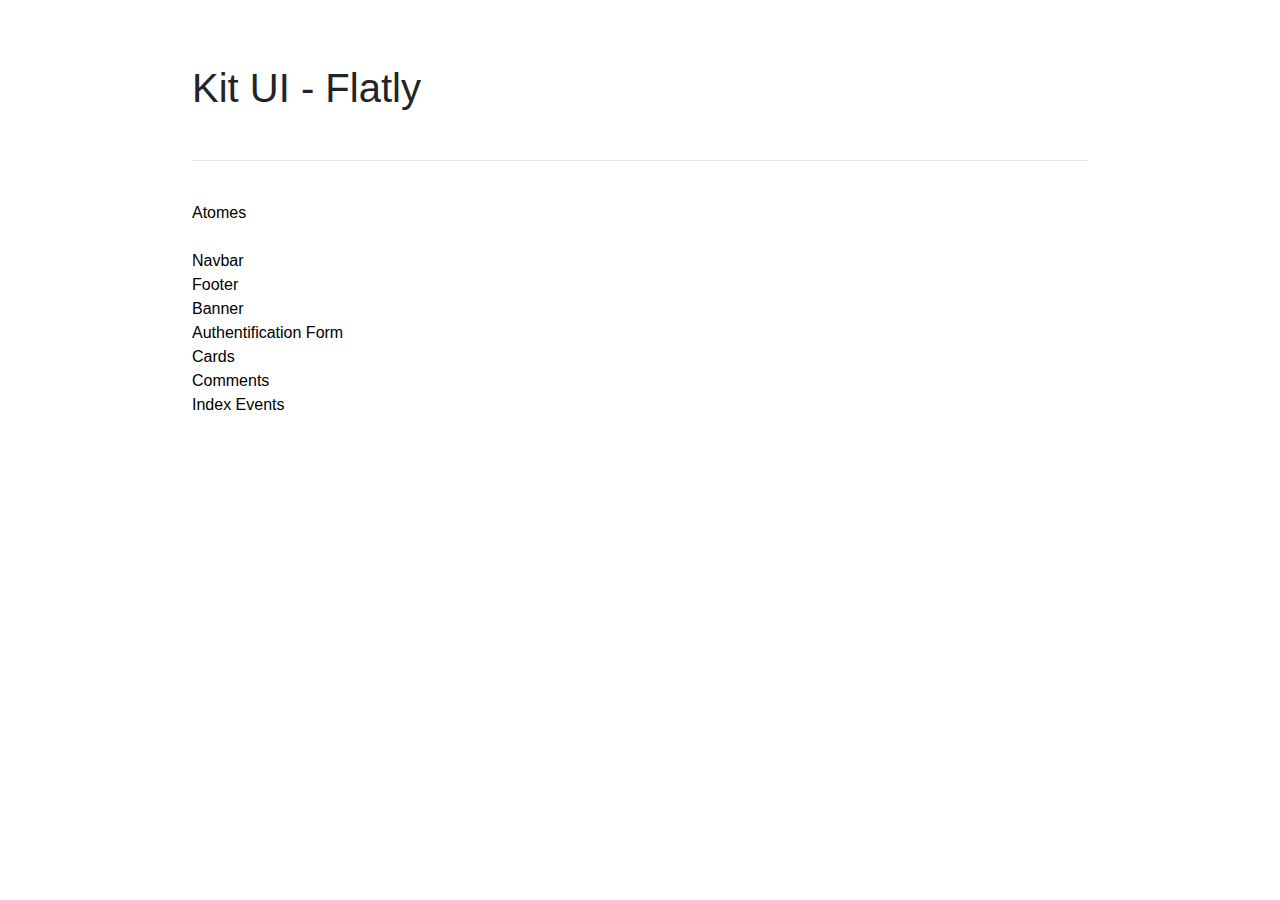
<file: index.html>
<!DOCTYPE html>
<html>
<head>
	<link rel="stylesheet" href="https://stackpath.bootstrapcdn.com/bootstrap/4.3.1/css/bootstrap.min.css" integrity="sha384-ggOyR0iXCbMQv3Xipma34MD+dH/1fQ784/j6cY/iJTQUOhcWr7x9JvoRxT2MZw1T" crossorigin="anonymous">
	<meta charset="utf-8" />
	<link rel="stylesheet" type="text/css" href="style.css">

	<title>UI KIT - INDEX</title>
</head>
<header>
	<h1>Kit UI - Flatly</h1>
<br><hr><br>
</header>
<body>
	<div id="div-list">
<a href="atome.html">Atomes</a>
<br>
<a href="navbar.html">Navbar</a>
<a href="footer.html">Footer</a>
<a href="banner.html">Banner</a>
<a href="authentification_form.html">Authentification Form</a>
<a href="card.html">Cards</a>
<a href="comment.html">Comments</a>
<a href="index_event.html">Index Events</a>


</div>
</body>
</html>
</file>
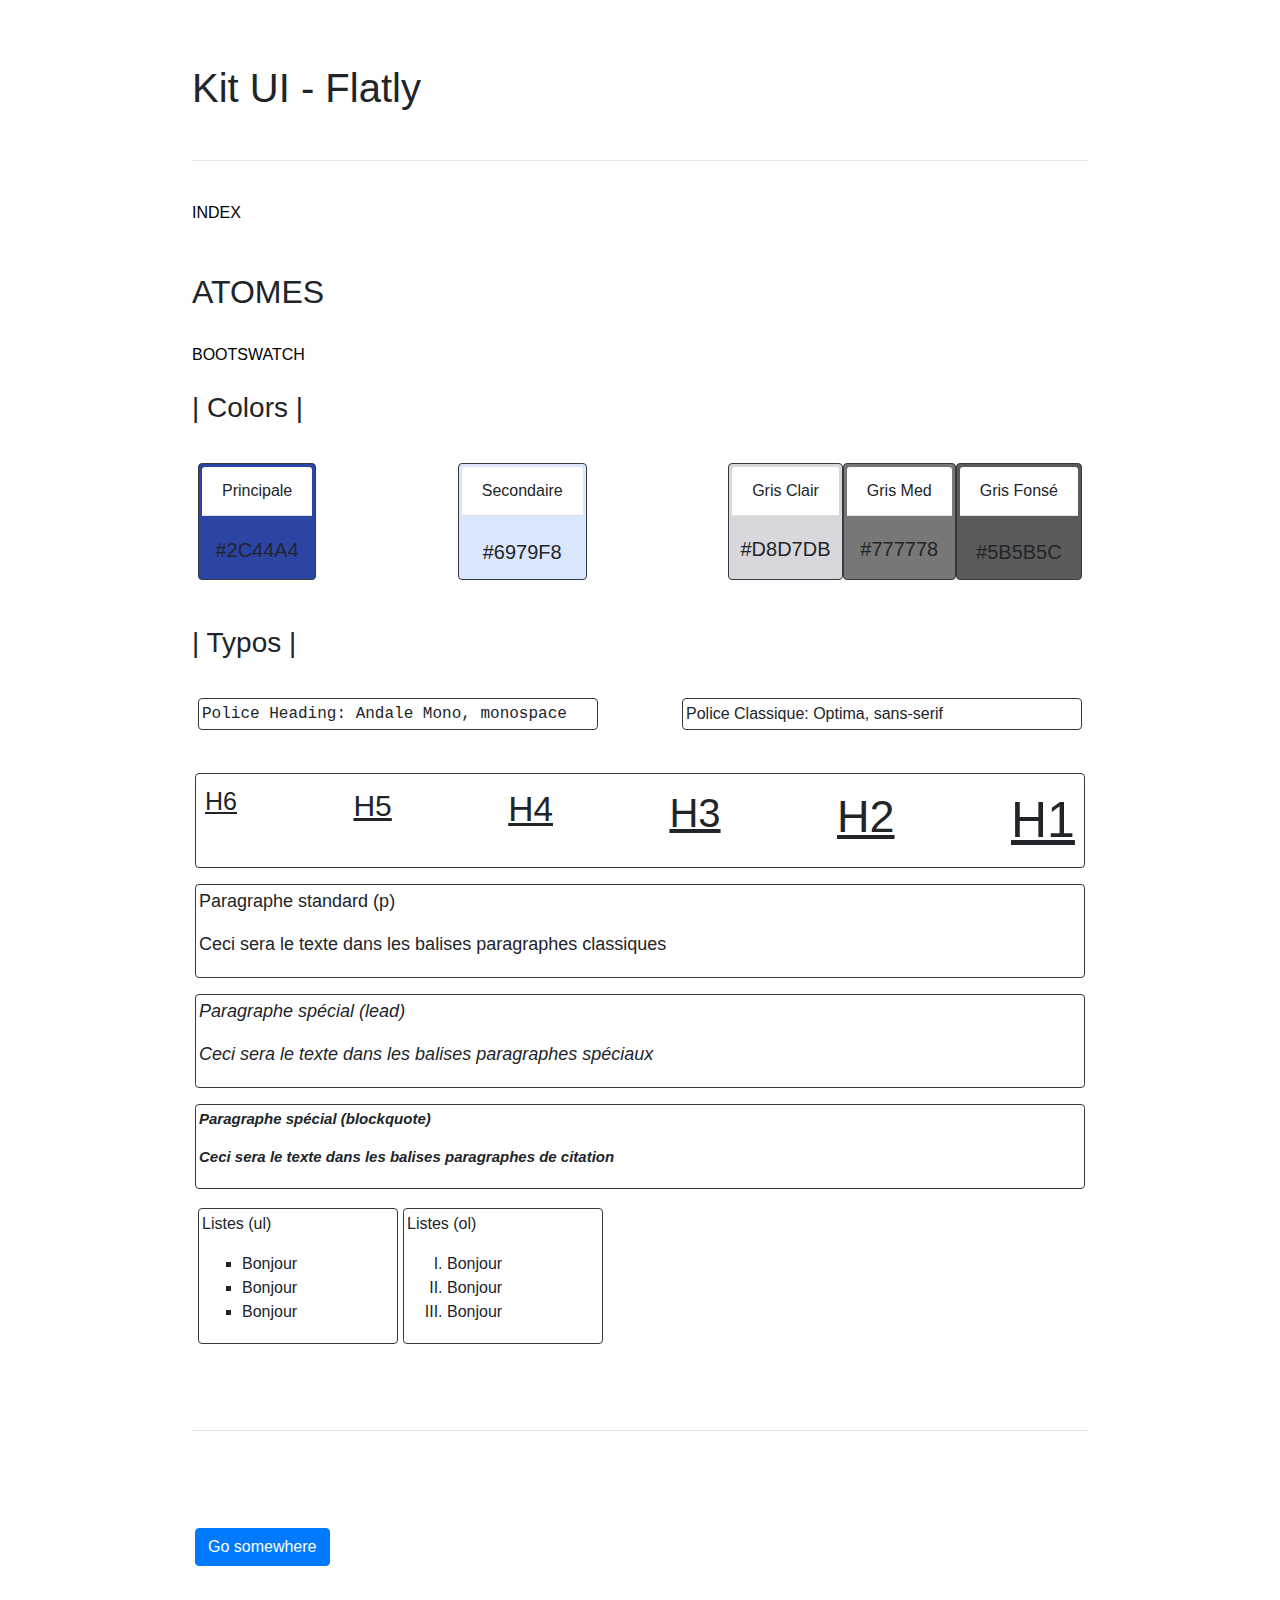
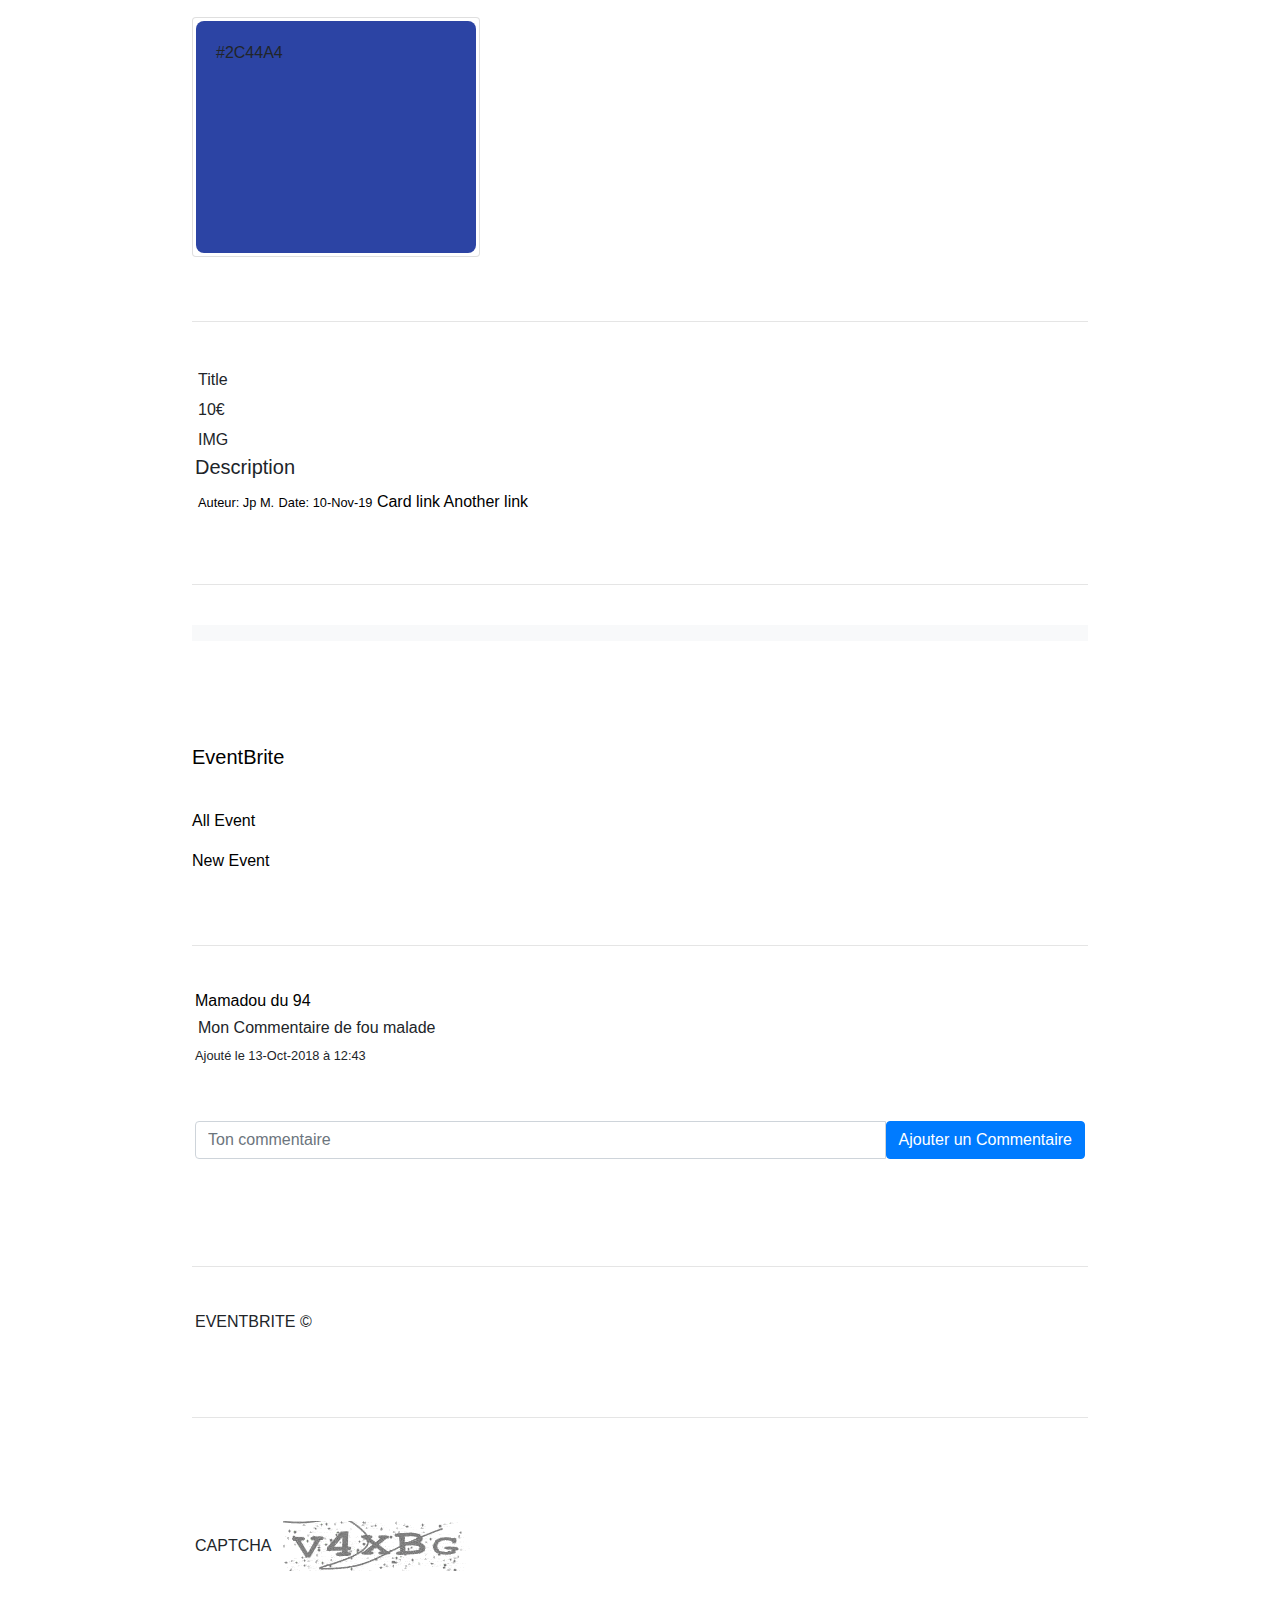
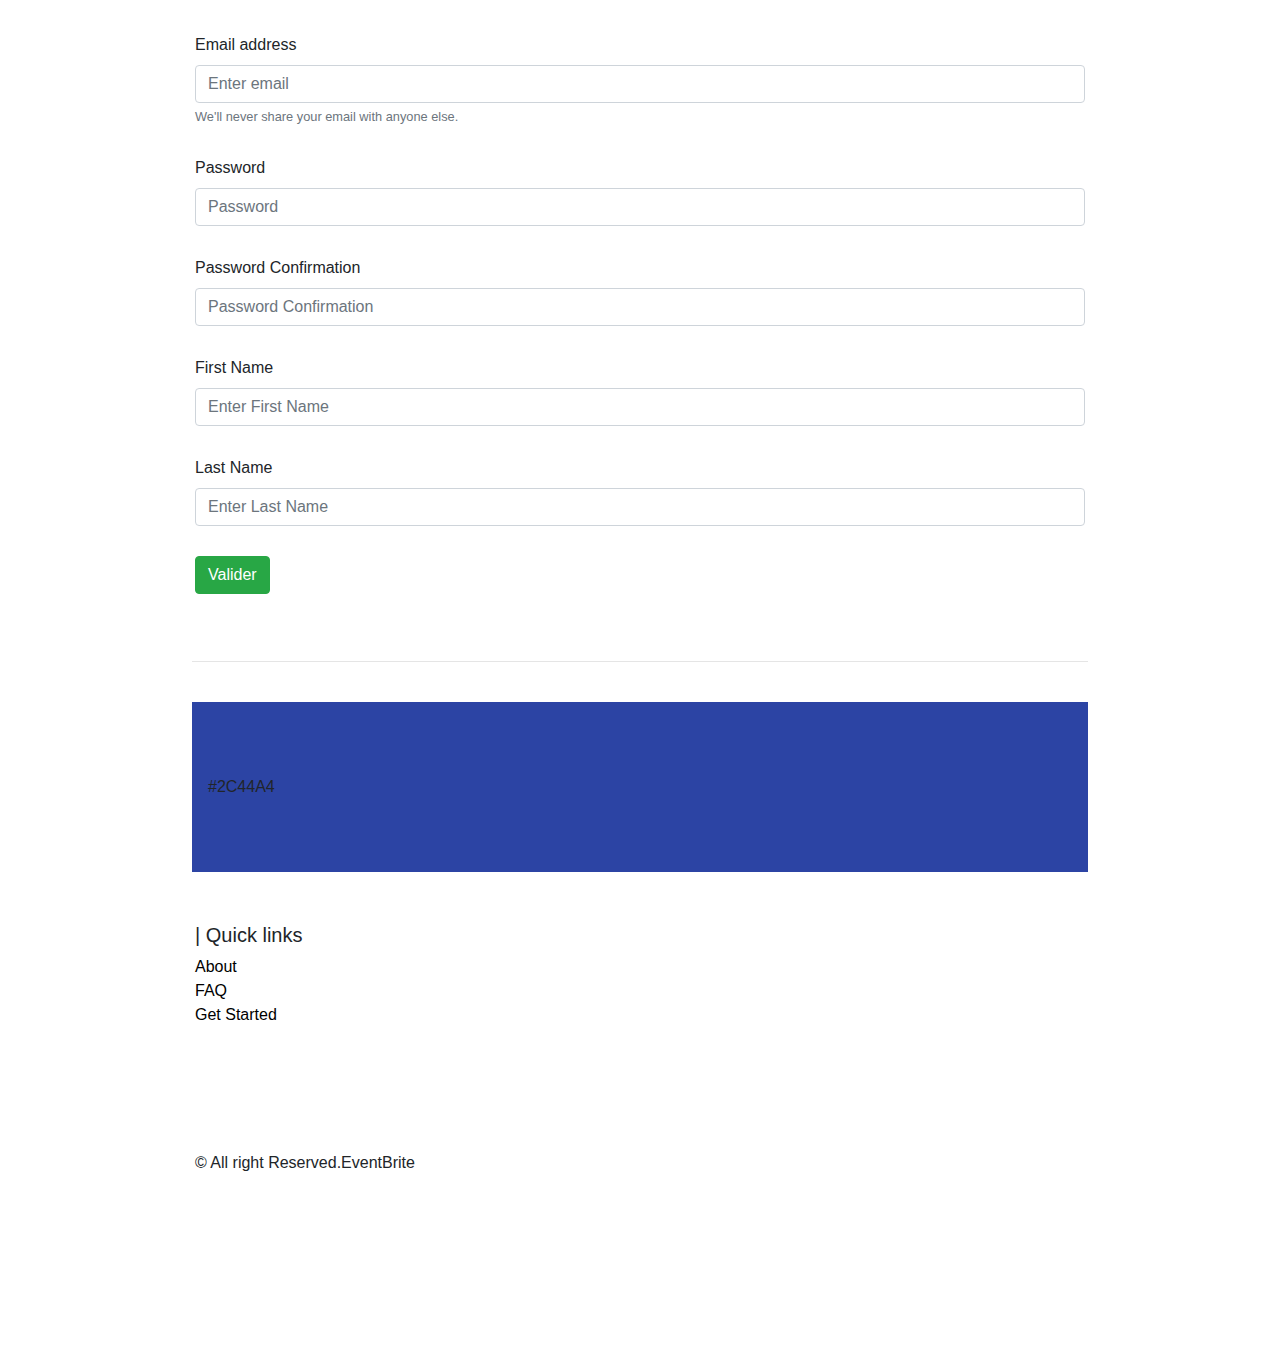
<file: atome.html>
<!DOCTYPE html>
<html>
<head>
	<link rel="stylesheet" href="https://stackpath.bootstrapcdn.com/bootstrap/4.3.1/css/bootstrap.min.css" integrity="sha384-ggOyR0iXCbMQv3Xipma34MD+dH/1fQ784/j6cY/iJTQUOhcWr7x9JvoRxT2MZw1T" crossorigin="anonymous">
	<link rel="stylesheet" href="https://use.fontawesome.com/releases/v5.8.2/css/all.css" integrity="sha384-oS3vJWv+0UjzBfQzYUhtDYW+Pj2yciDJxpsK1OYPAYjqT085Qq/1cq5FLXAZQ7Ay" crossorigin="anonymous">
	<meta charset="utf-8" />
	<link rel="stylesheet" type="text/css" href="style1.css">

	<title>UI KIT - ATOMES</title>
</head>

<header>
	<h1>Kit UI - Flatly</h1>
<br><hr><br>
</header>

<body>
<a href="index.html">INDEX</a>

<br><br><br>
<h2>ATOMES</h2>
<br>
<a href="https://bootswatch.com/flatly/">BOOTSWATCH</a>
<br><br>
<h3>
	| Colors |
</h3>
<br>
<div class="div-main">
	<div class="div-sub">
		<div id="card-1" class="card border-dark mb-3" style="max-width: 9rem; max-height: 8rem;">
		<div class="card-header">Principale</div>
		<h5 class="card-title">#2C44A4</h5>
		</div>
	</div>
	<div class="div-sub">
		
		<div id="card-2" class="card border-dark mb-3" style="max-width: 9rem; max-height: 8rem;">
		<div class="card-header">Secondaire</div>
		<h5 class="card-title">#6979F8</h5>
		</div>
	</div>
	<div class="div-sub">
		
		<div id="card-3" class="card border-dark mb-3" style="max-width: 8rem; max-height: 8rem;">
		<div class="card-header">Gris Clair</div>
		<h5 class="card-title">#D8D7DB</h5>
		</div>

		<div id="card-4" class="card border-dark mb-3" style="max-width: 8rem; max-height: 8rem;">
		<div class="card-header">Gris Med</div>
		<h5 class="card-title">#777778</h5>
		</div>

		<div id="card-5" class="card border-dark mb-3" style="max-width: 8rem; max-height: 8rem;">
		<div class="card-header">Gris Fonsé</div>
		<h5 class="card-title">#5B5B5C</h5>
		</div>
	</div>
</div>
<br>

<h3>
	| Typos |
</h3>
<br>

<div id="div-typo">
	<div class="div-main">
		<div id="div-typo-head" class="card border-dark mb-3">
			Police Heading: Andale Mono, monospace
		</div>
		<div id="div-typo-class" class="card border-dark mb-3">
			Police Classique: Optima, sans-serif
		</div>
	</div>
	<br>
	<div class="card border-dark mb-3">
	<div class="div-main" >
		<div id="div-typo-h6" class="div-sub">
			H6
		</div>
		<div id="div-typo-h5" class="div-sub">
			H5
		</div>
		<div id="div-typo-h4" class="div-sub">
			H4
		</div>
		<div id="div-typo-h3" class="div-sub">
			H3
		</div>
		<div id="div-typo-h2" class="div-sub">
			H2
		</div>
		<div id="div-typo-h1" class="div-sub">
			H1
		</div>	
	</div>
	</div>
	<div id="div-para" class="card border-dark mb-3">
		<p> Paragraphe standard (p) </p>
		<p>Ceci sera le texte dans les balises paragraphes classiques</p>
	</div>
	<div id="div-para-s" class="card border-dark mb-3">
		<p> Paragraphe spécial (lead) </p>
		<p>Ceci sera le texte dans les balises paragraphes spéciaux</p>
	</div>
	<div id="div-para-p" class="card border-dark mb-3">
		<p> Paragraphe spécial (blockquote) </p>
		<p>Ceci sera le texte dans les balises paragraphes de citation</p>
	</div>
	<div class="div-main-li">
		<div id="div-para-li" class="card border-dark mb-3">
			<p> Listes (ul) </p>
			<ul>
				<li>Bonjour</li>
				<li>Bonjour</li>
				<li>Bonjour</li>
			</ul>
		</div>
		<div id="div-para-li" class="card border-dark mb-3">
			<p> Listes (ol) </p>
			<ol>
				<li>Bonjour</li>
				<li>Bonjour</li>
				<li>Bonjour</li>
			</ol>
		</div>
	</div>
</div>

<br><br><hr><br>

<div id="div-atome-index">
	<i class="fas fa-user fa-8x"></i>
	<i class="fas fa-folder-minus fa-8x"></i>
</div>
<br><br>
<div>
	<a href="#" class="btn btn-primary">Go somewhere</a>
</div>
<br><br>
<div class="card" style="width: 18rem; height: 15rem;">
  <div id="card-body" class="card-body">
  	#2C44A4
</div>
</div>

<br><br><hr><br>
<div id="div-atome-index">
	<div> Title</div>
	<div>10€</div>

	<div id="card-img-3">
		IMG
	</div>
	<h5>Description</h5>
	<div id="div-atome-index">
	<a href="#"><small>Auteur: Jp M.</small></a>
	<a href="#"><small>Date: 10-Nov-19</small></a>
	<a href="#" >Card link</a>
	<a href="#" >Another link</a>
	<a href="#"><i id="logo-index" class="far fa-heart fa-2x"></i></a>
	</div>
</div>

<br><br><hr><br>

<nav class="navbar navbar-expand-lg navbar-light bg-light">
	</nav>
	<br><br>

<a href="#"><i class="fas fa-home fa-2x"></i></a>
<br><br>
<a class="navbar-brand" href="#"><i class="fas fa-home"></i> EventBrite </a>
<br><br>

<ul class="navbar-nav mr-auto">
  <li class="nav-item">
    <a class="nav-link" href="#">All Event</a>
  </li>
  <li class="nav-item">
    <a class="nav-link" href="#">New Event</a>
  </li>
</ul>

<br><br><hr><br>

<div id="div-row">
<a href="#"><i class="fas fa-user fa-2x"></i></a>
<a href="#">Mamadou du 94</a>
<div>Mon Commentaire de fou malade</div>
<small>Ajouté le 13-Oct-2018 à 12:43</small>
</div>
<br>

<br>
<div id="div-comment-add" class="input-group mb-3">
  <input id="input-comment" type="text" class="form-control" placeholder="Ton commentaire" aria-label="User's comment" aria-describedby="button-addon2">
  
    <button id="btn-comment" type="button" class="btn btn-primary">Ajouter un Commentaire</button>
  
</div>
<br>

<br><br><hr><br>

<div id="div-title-carr">
	<p>EVENTBRITE ©</p>
</div>

<br><br><hr><br>

<div>
<i class="fas fa-grin-stars fa-3x"></i>
<i class="far fa-smile-wink fa-3x"></i>
<i class="fas fa-sad-cry fa-3x"></i>
<i class="fas fa-unlock fa-3x"></i>
</div>
<br><br>
<div>
	<label for="exampleInputPassword1">CAPTCHA</label>
			<img src="img/captcha.jpg">
</div>
<br><br>
<div>
	<label for="exampleInputEmail1">Email address</label>
		<input type="email" class="form-control" id="exampleInputEmail1" aria-describedby="emailHelp" placeholder="Enter email">
		<small id="emailHelp" class="form-text text-muted">We'll never share your email with anyone else.</small>
</div>
<br>
<div>
	<label for="exampleInputPassword1">Password</label>
	<input type="password" class="form-control" id="exampleInputPassword1" placeholder="Password">

</div>
<br>
<div>
	<label for="exampleInputPassword1">Password Confirmation</label>
	<input type="password" class="form-control" id="exampleInputPassword1" placeholder="Password Confirmation">
</div>
<br>
<div>
	<label for="exampleInputName1">First Name</label>
	<input type="text" class="form-control" id="exampleInputName1" aria-describedby="emailHelp" placeholder="Enter First Name">
</div>
<br>
<div>
	<label for="exampleInputName2">Last Name</label>
	<input type="text" class="form-control" id="exampleInputName2" aria-describedby="emailHelp" placeholder="Enter Last Name">
</div>
<br>
<div>
	<button type="button" class="btn btn-success">Valider</button>
</div>

<br><br><hr><br>

<nav id="footer" class="navbar">
	#2C44A4
</nav>
<br><br>
<div>
	<h5>| Quick links</h5>
	<ul class="list-unstyled quick-links">
		<li><a href="#">About</a></li>
		<li><a href="#">FAQ</a></li>
		<li><a href="#">Get Started</a></li>
	</ul>
</div>
<br><br>
<div>
		<a href="#"><i class="fab fa-facebook-square fa-2x"></i></a>
		<a href="#"><i class="fab fa-twitter-square fa-2x"></i></a>
		<a href="#"><i class="fab fa-instagram fa-2x"></i></a>
		<a href="#"><i class="fab fa-google-plus-square fa-2x"></i></a>
		<a href="#"><i class="fas fa-envelope-square fa-2x"></i></a>
	</div>
<br><br>
<div>
		© All right Reserved.EventBrite
</div>

</body>
</html>
</file>
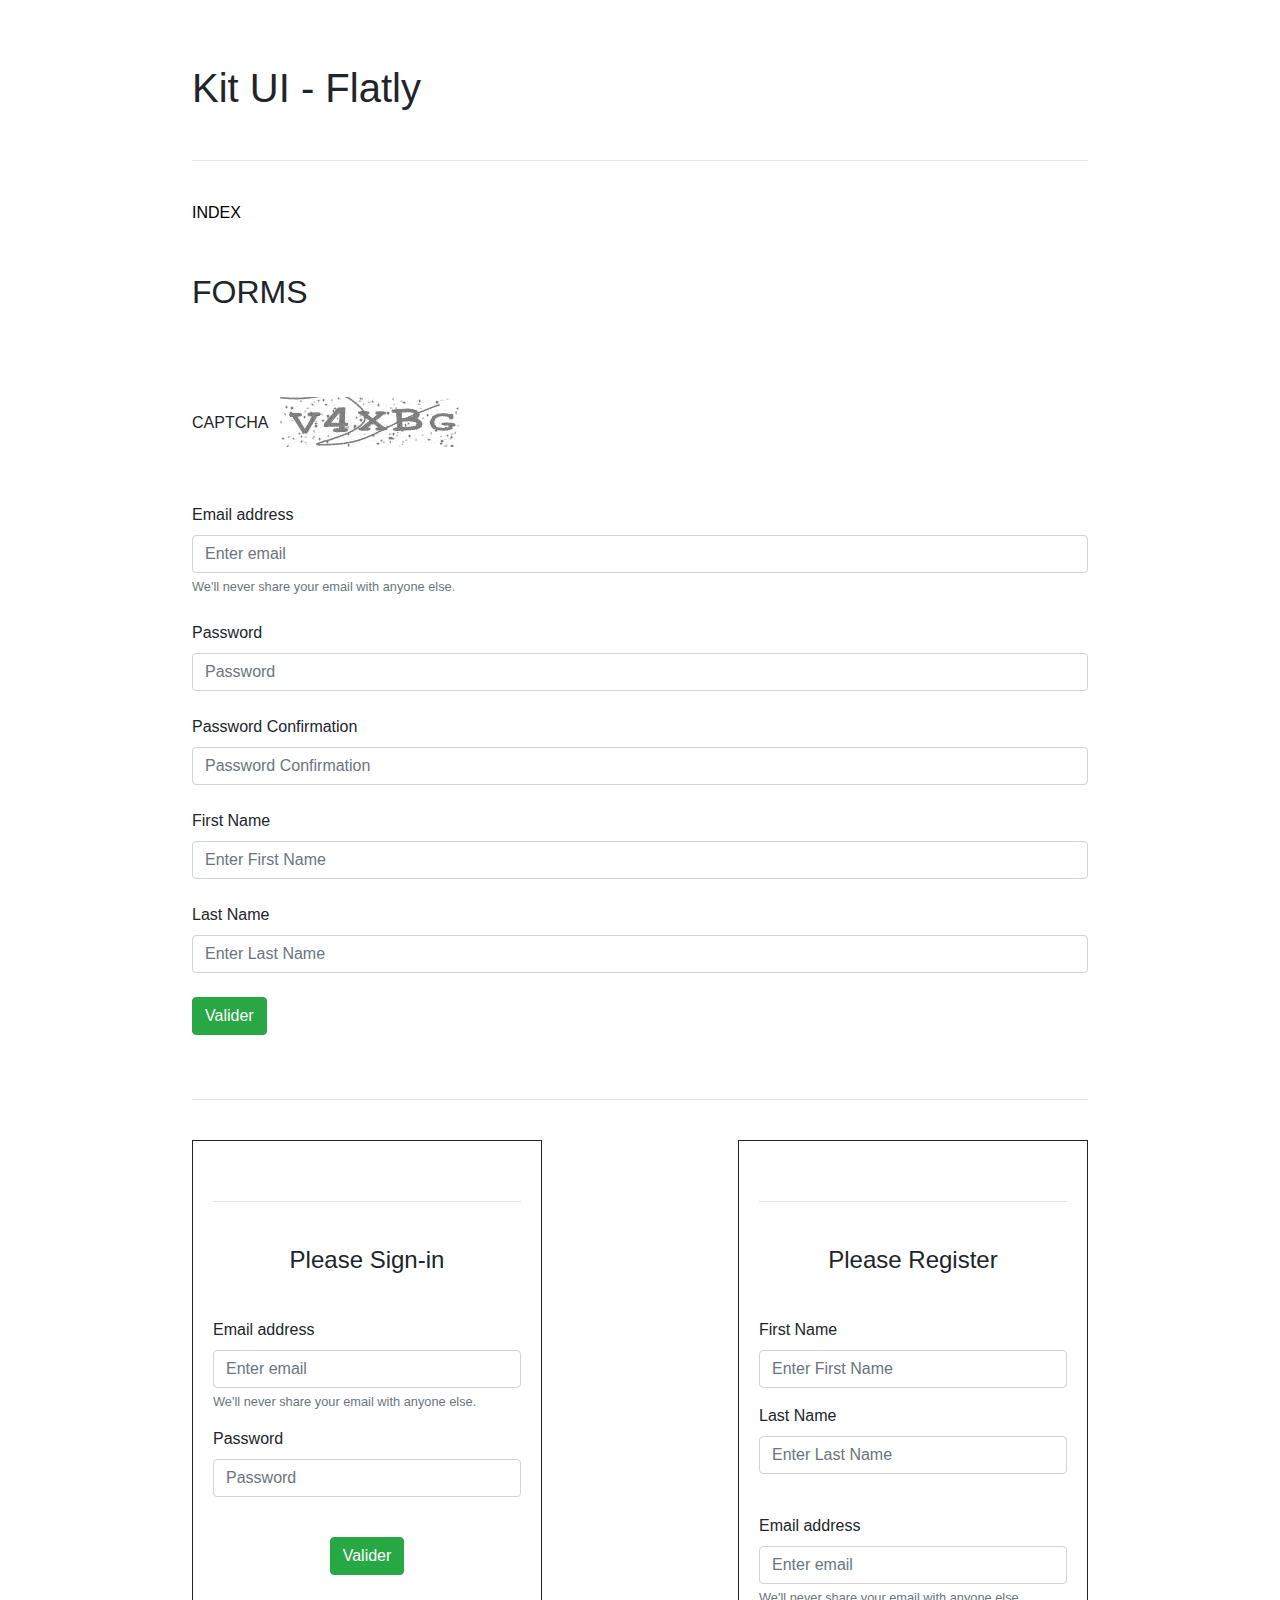
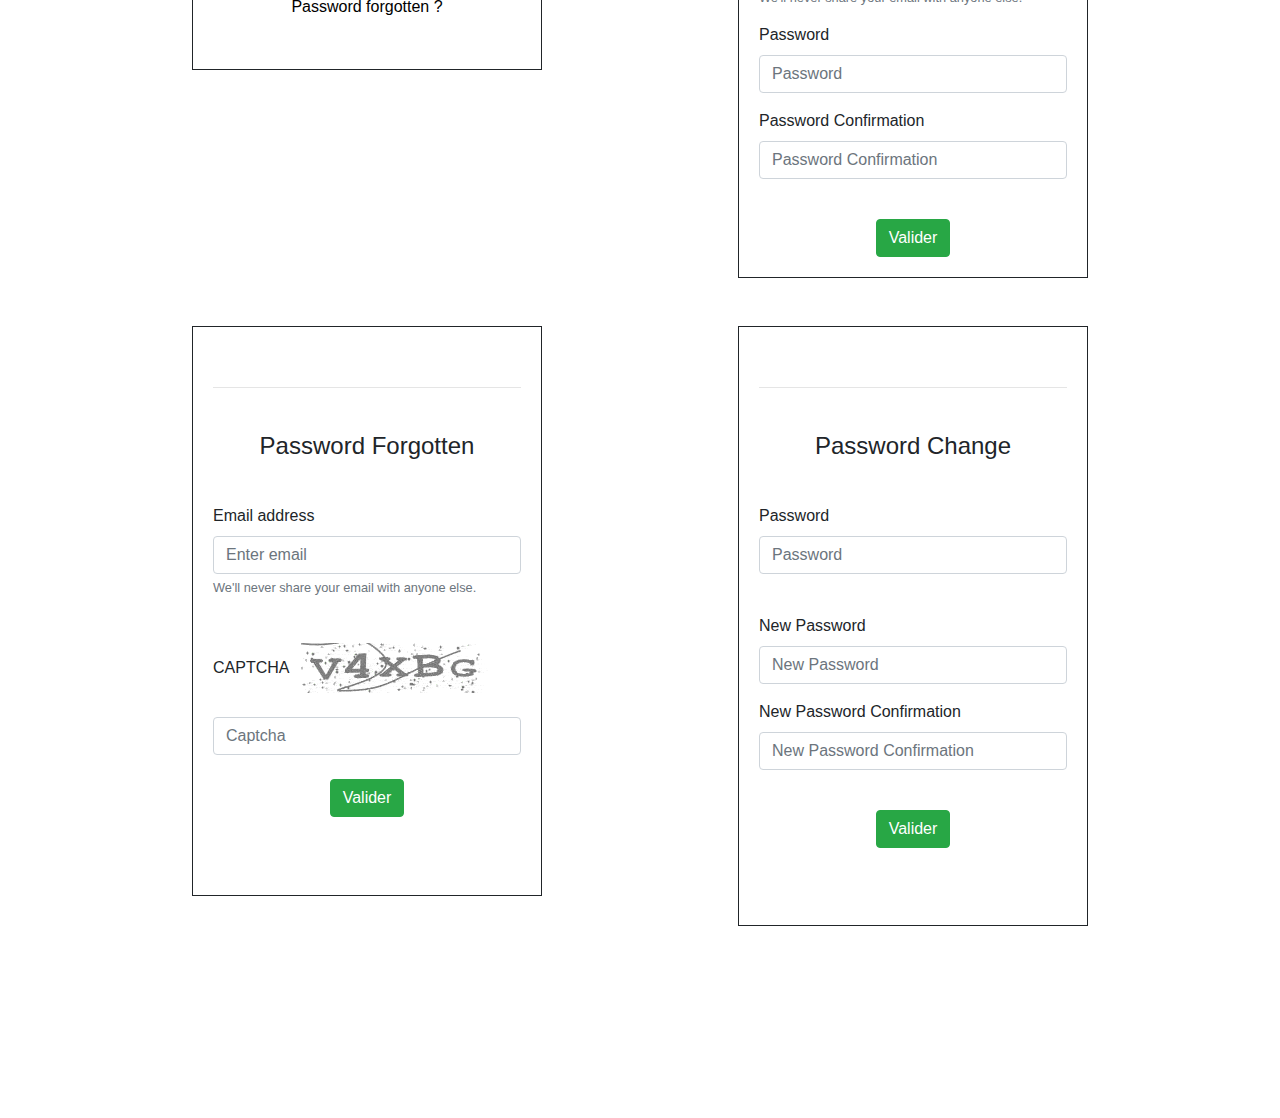
<file: authentification_form.html>
<!DOCTYPE html>
<html>
<head>
	<link rel="stylesheet" href="https://stackpath.bootstrapcdn.com/bootstrap/4.3.1/css/bootstrap.min.css" integrity="sha384-ggOyR0iXCbMQv3Xipma34MD+dH/1fQ784/j6cY/iJTQUOhcWr7x9JvoRxT2MZw1T" crossorigin="anonymous">
	<link rel="stylesheet" href="https://use.fontawesome.com/releases/v5.8.2/css/all.css" integrity="sha384-oS3vJWv+0UjzBfQzYUhtDYW+Pj2yciDJxpsK1OYPAYjqT085Qq/1cq5FLXAZQ7Ay" crossorigin="anonymous">
	<meta charset="utf-8" />
	<link rel="stylesheet" type="text/css" href="style.css">

	<title>UI KIT - FORMS</title>
</head>
<header>
	<h1>Kit UI - Flatly</h1>
<br><hr><br>
</header>
<body>
<a href="index.html">INDEX</a>

<br><br><br>
<h2>FORMS</h2>
<br>
<div>
<i class="fas fa-grin-stars fa-3x"></i>
<i class="far fa-smile-wink fa-3x"></i>
<i class="fas fa-sad-cry fa-3x"></i>
<i class="fas fa-unlock fa-3x"></i>
</div>
<br><br>
<div>
	<label for="exampleInputPassword1">CAPTCHA</label>
			<img src="img/captcha.jpg">
</div>
<br><br>
<div>
	<label for="exampleInputEmail1">Email address</label>
		<input type="email" class="form-control" id="exampleInputEmail1" aria-describedby="emailHelp" placeholder="Enter email">
		<small id="emailHelp" class="form-text text-muted">We'll never share your email with anyone else.</small>
</div>
<br>
<div>
	<label for="exampleInputPassword1">Password</label>
	<input type="password" class="form-control" id="exampleInputPassword1" placeholder="Password">

</div>
<br>
<div>
	<label for="exampleInputPassword1">Password Confirmation</label>
	<input type="password" class="form-control" id="exampleInputPassword1" placeholder="Password Confirmation">
</div>
<br>
<div>
	<label for="exampleInputName1">First Name</label>
	<input type="text" class="form-control" id="exampleInputName1" aria-describedby="emailHelp" placeholder="Enter First Name">
</div>
<br>
<div>
	<label for="exampleInputName2">Last Name</label>
	<input type="text" class="form-control" id="exampleInputName2" aria-describedby="emailHelp" placeholder="Enter Last Name">
</div>
<br>
<div>
	<button type="button" class="btn btn-success">Valider</button>
</div>
<br><br><hr><br>

<div id="div-all-forms">
<div id="div-sign-in">
	
	<i id="logo-1" class="far fa-smile-wink fa-3x"></i>

	<br><hr><br>
	<div id="logo-2">
	<p>Please Sign-in</p>
	</div>
	<br>
	<div class="form-group">
		<label for="exampleInputEmail1">Email address</label>
		<input type="email" class="form-control" id="exampleInputEmail1" aria-describedby="emailHelp" placeholder="Enter email">
		<small id="emailHelp" class="form-text text-muted">We'll never share your email with anyone else.</small>
		</div>
		<div class="form-group">
		<label for="exampleInputPassword1">Password</label>
		<input type="password" class="form-control" id="exampleInputPassword1" placeholder="Password">
	</div>
	<br>
	<div id="logo-1">
	<button type="button" class="btn btn-success">Valider</button>
	</div>
	<div id="pw-forgot"><a href="#">Password forgotten ?</a></div>
</div>
<div id="div-sign-up">
	
	<i id="logo-1" class="fas fa-grin-stars fa-3x"></i>

	<br><hr><br>
	<div id="logo-2">
	<p>Please Register</p>
	</div>
	<br>
	<div class="form-group">
		<label for="exampleInputName1">First Name</label>
		<input type="text" class="form-control" id="exampleInputName1" aria-describedby="emailHelp" placeholder="Enter First Name">
		</div>
		<div class="form-group">
		<label for="exampleInputName2">Last Name</label>
		<input type="text" class="form-control" id="exampleInputName2" aria-describedby="emailHelp" placeholder="Enter Last Name">
		</div>
		<br>
	<div class="form-group">
		<label for="exampleInputEmail1">Email address</label>
		<input type="email" class="form-control" id="exampleInputEmail1" aria-describedby="emailHelp" placeholder="Enter email">
		<small id="emailHelp" class="form-text text-muted">We'll never share your email with anyone else.</small>
		</div>
		<div class="form-group">
		<label for="exampleInputPassword1">Password</label>
		<input type="password" class="form-control" id="exampleInputPassword1" placeholder="Password">
	</div>
	<div class="form-group">
		<label for="exampleInputPassword1">Password Confirmation</label>
		<input type="password" class="form-control" id="exampleInputPassword1" placeholder="Password Confirmation">
	</div>
	<br>
	<div id="logo-1">
	<button type="button" class="btn btn-success">Valider</button>
	</div>
</div>
</div>
<br><br>

<div id="div-all-forms">

	<div id="div-password-forget">
	
	<i id="logo-1" class="fas fa-sad-cry fa-3x"></i>


	<br><hr><br>
	<div id="logo-2">
	<p>Password Forgotten</p>
	</div>
	<br>
	<div class="form-group">
		<label for="exampleInputEmail1">Email address</label>
		<input type="email" class="form-control" id="exampleInputEmail1" aria-describedby="emailHelp" placeholder="Enter email">
		<small id="emailHelp" class="form-text text-muted">We'll never share your email with anyone else.</small>
		</div>
		<br>
		<div class="form-group">
			<label for="exampleInputPassword1">CAPTCHA</label>
			<img src="img/captcha.jpg">
			</div>
		<div>
		<input type="text" class="form-control" id="exampleInputcaptcha" placeholder="Captcha">
		</div>
	
	<br>
	<div id="logo-1">
	<button type="button" class="btn btn-success">Valider</button>
	</div>
</div>
<div id="div-password-change">
	
	<i id="logo-1" class="fas fa-unlock fa-3x"></i>


	<br><hr><br>
	<div id="logo-2">
	<p>Password Change</p>
	</div>
	<br>
	<div class="form-group">
		<label for="exampleInputPassword1">Password</label>
		<input type="password" class="form-control" id="exampleInputPassword1" placeholder="Password">
	</div>
	<br>
	<div class="form-group">
		<label for="exampleInputPassword1">New Password</label>
		<input type="password" class="form-control" id="exampleInputPassword1" placeholder="New Password">
	</div>
	<div class="form-group">
		<label for="exampleInputPassword1">New Password Confirmation</label>
		<input type="password" class="form-control" id="exampleInputPassword1" placeholder="New Password Confirmation">
	</div>
	<br>
	<div id="logo-1">
	<button type="button" class="btn btn-success">Valider</button>
	</div>
</div>

</div>

</body>
</html>
</file>
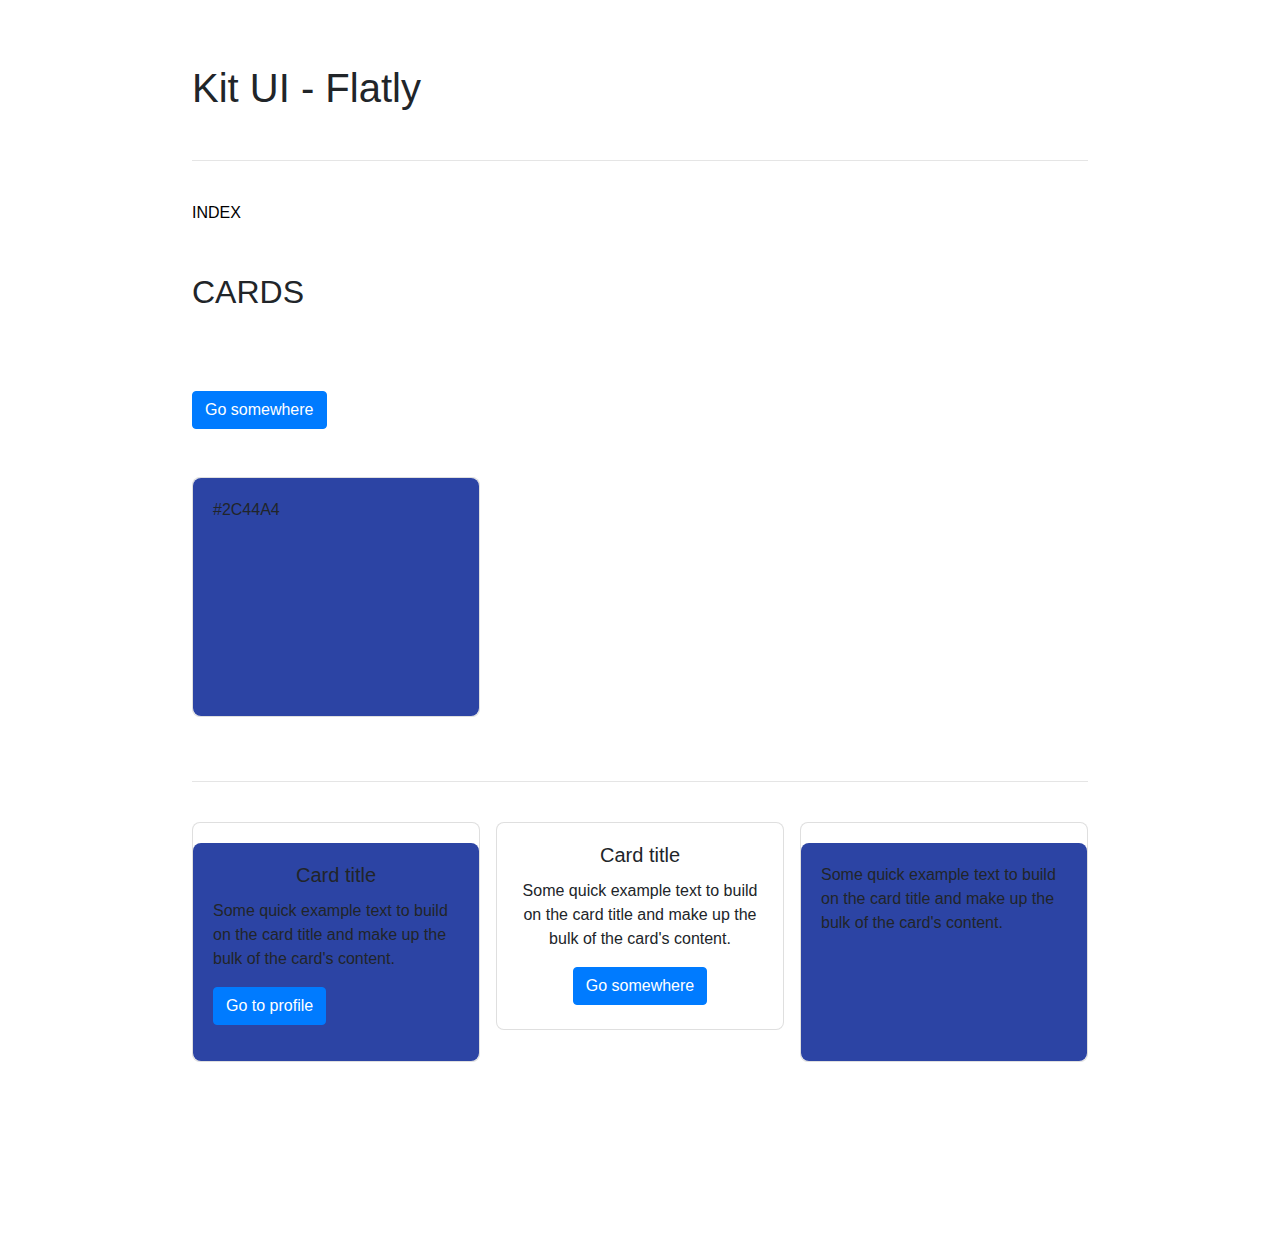
<file: card.html>
<!DOCTYPE html>
<html>
<head>
	<link rel="stylesheet" href="https://stackpath.bootstrapcdn.com/bootstrap/4.3.1/css/bootstrap.min.css" integrity="sha384-ggOyR0iXCbMQv3Xipma34MD+dH/1fQ784/j6cY/iJTQUOhcWr7x9JvoRxT2MZw1T" crossorigin="anonymous">
	<link rel="stylesheet" href="https://use.fontawesome.com/releases/v5.8.2/css/all.css" integrity="sha384-oS3vJWv+0UjzBfQzYUhtDYW+Pj2yciDJxpsK1OYPAYjqT085Qq/1cq5FLXAZQ7Ay" crossorigin="anonymous">
	<meta charset="utf-8" />
	<link rel="stylesheet" type="text/css" href="style.css">

	<title>UI KIT - CARDS</title>
</head>
<header>
	<h1>Kit UI - Flatly</h1>
<br><hr><br>
</header>

<body>
<a href="index.html">INDEX</a>

<br><br><br>
<h2>CARDS</h2>
<br>
<div id="div-atome-index">
	<i class="fas fa-user fa-8x"></i>
	<i class="fas fa-folder-minus fa-8x"></i>
</div>
<br><br>
<div>
	<a href="#" class="btn btn-primary">Go somewhere</a>
</div>
<br><br>
<div class="card" style="width: 18rem; height: 15rem;">
  <div id="card-body" class="card-body">
  	#2C44A4
</div>
</div>

<br><br><hr><br>

<div class="div-card" >
	<div class="card" style="width: 18rem;">
	  <i id="img-1" class="fas fa-user fa-8x"></i>
	
	  <div  id="card-body" class="card-body">
	    <h5 class="card-title">Card title</h5>
	    <p class="card-text">Some quick example text to build on the card title and make up the bulk of the card's content.</p>
	    <a href="#" class="btn btn-primary">Go to profile</a>
	  </div>
	</div>
	<div class="card" style="width: 18rem; height: 13rem;">
	  <div id="card-body-1" class="card-body" >
	    <h5 class="card-title" >Card title</h5>
	    <p class="card-text">Some quick example text to build on the card title and make up the bulk of the card's content.</p>
	    <a href="#" class="btn btn-primary">Go somewhere</a>
	  </div>
	</div>
	<div class="card" style="width: 18rem; height: 15rem;">
  <i id="img-1" class="fas fa-folder-minus fa-8x"></i>
  <div id="card-body" class="card-body">
    <p class="card-text">Some quick example text to build on the card title and make up the bulk of the card's content.</p>
  </div>
</div>
</div>
</body>
</html>
</file>
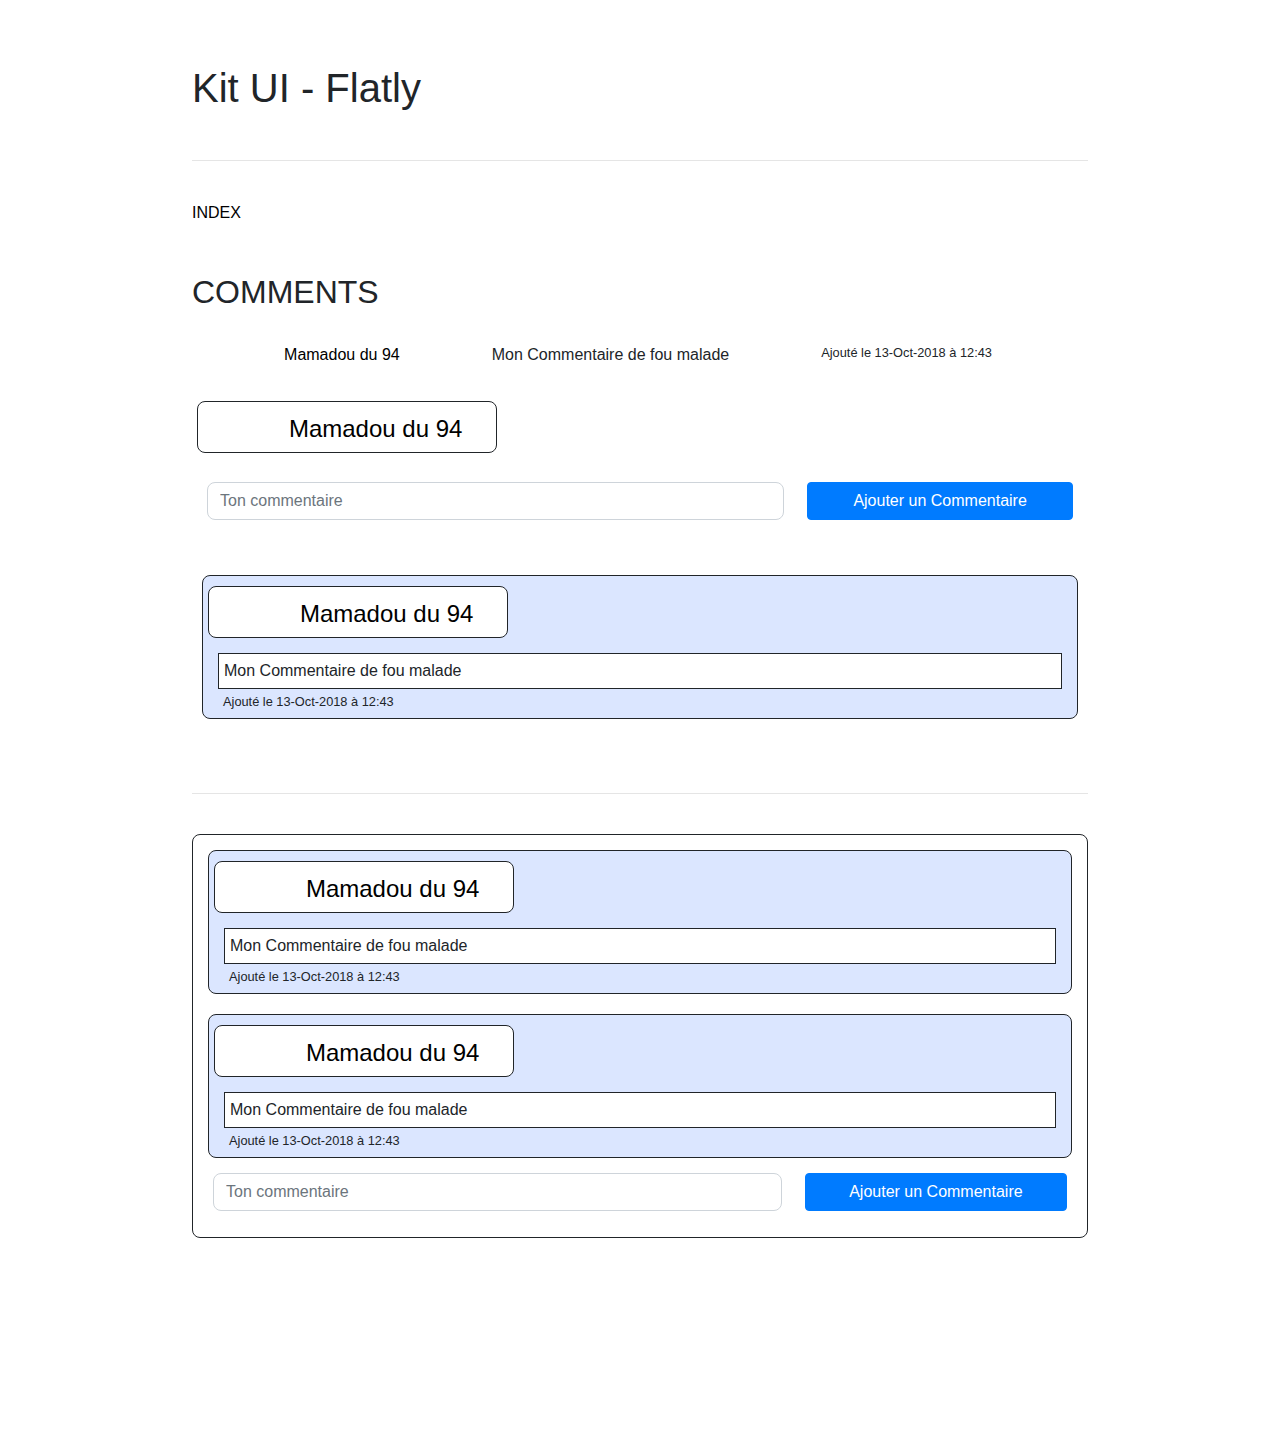
<file: comment.html>
<!DOCTYPE html>
<html>
<head>
	<link rel="stylesheet" href="https://stackpath.bootstrapcdn.com/bootstrap/4.3.1/css/bootstrap.min.css" integrity="sha384-ggOyR0iXCbMQv3Xipma34MD+dH/1fQ784/j6cY/iJTQUOhcWr7x9JvoRxT2MZw1T" crossorigin="anonymous">
	<link rel="stylesheet" href="https://use.fontawesome.com/releases/v5.8.2/css/all.css" integrity="sha384-oS3vJWv+0UjzBfQzYUhtDYW+Pj2yciDJxpsK1OYPAYjqT085Qq/1cq5FLXAZQ7Ay" crossorigin="anonymous">
	<meta charset="utf-8" />
	<link rel="stylesheet" type="text/css" href="style.css">

	<title>UI KIT - COMS</title>
</head>
<header>
	<h1>Kit UI - Flatly</h1>
<br><hr><br>
</header>

<body>
<a href="index.html">INDEX</a>

<br><br><br>
<h2>COMMENTS</h2>
<br>
<div id="div-row">
<a href="#"><i class="fas fa-user fa-2x"></i></a>
<a href="#">Mamadou du 94</a>
<div>Mon Commentaire de fou malade</div>
<small>Ajouté le 13-Oct-2018 à 12:43</small>
</div>
<br>
<div id="div-comment-header">
	<a href="#"><i class="fas fa-user fa-2x"></i></a>
	<a href="#"><div id="p-name-user">Mamadou du 94</div></a>
</div>
<br>
<div id="div-comment-add" class="input-group mb-3">
  <input id="input-comment" type="text" class="form-control" placeholder="Ton commentaire" aria-label="User's comment" aria-describedby="button-addon2">
  
    <button id="btn-comment" type="button" class="btn btn-primary">Ajouter un Commentaire</button>
  
</div>
<br>
<div id="div-comment-body">
	<div id="div-comment-header">
		<a href="#"><i class="fas fa-user fa-2x"></i></a>
		<a href="#"><div id="p-name-user">Mamadou du 94</div></a>
	</div>
	<div id="div-comment-text">
		<div>Mon Commentaire de fou malade</div>
	</div>
	<div id="comment-date">
	<small>Ajouté le 13-Oct-2018 à 12:43</small>
	</div>
</div>


<br><br><hr><br>
<div id="div-comment">
	
<div id="div-comment-body">
	<div id="div-comment-header">
		<a href="#"><i class="fas fa-user fa-2x"></i></a>
		<a href="#"><div id="p-name-user">Mamadou du 94</div></a>
	</div>
	<div id="div-comment-text">
		<div>Mon Commentaire de fou malade</div>
	</div>
	<div id="comment-date">
	<small>Ajouté le 13-Oct-2018 à 12:43</small>
	</div>
</div>

<div id="div-comment-body">
	<div id="div-comment-header">
		<a href="#"><i class="fas fa-user fa-2x"></i></a>
		<a href="#"><div id="p-name-user">Mamadou du 94</div></a>
	</div>
	<div id="div-comment-text">
		<div>Mon Commentaire de fou malade</div>
	</div>
	<div id="comment-date">
	<small>Ajouté le 13-Oct-2018 à 12:43</small>
	</div>
</div>

<div id="div-comment-add" class="input-group mb-3">
  <input id="input-comment" type="text" class="form-control" placeholder="Ton commentaire" aria-label="User's comment" aria-describedby="button-addon2">
  
    <button id="btn-comment" type="button" class="btn btn-primary">Ajouter un Commentaire</button>
  
</div>
</div>
</body>
</html>
</file>
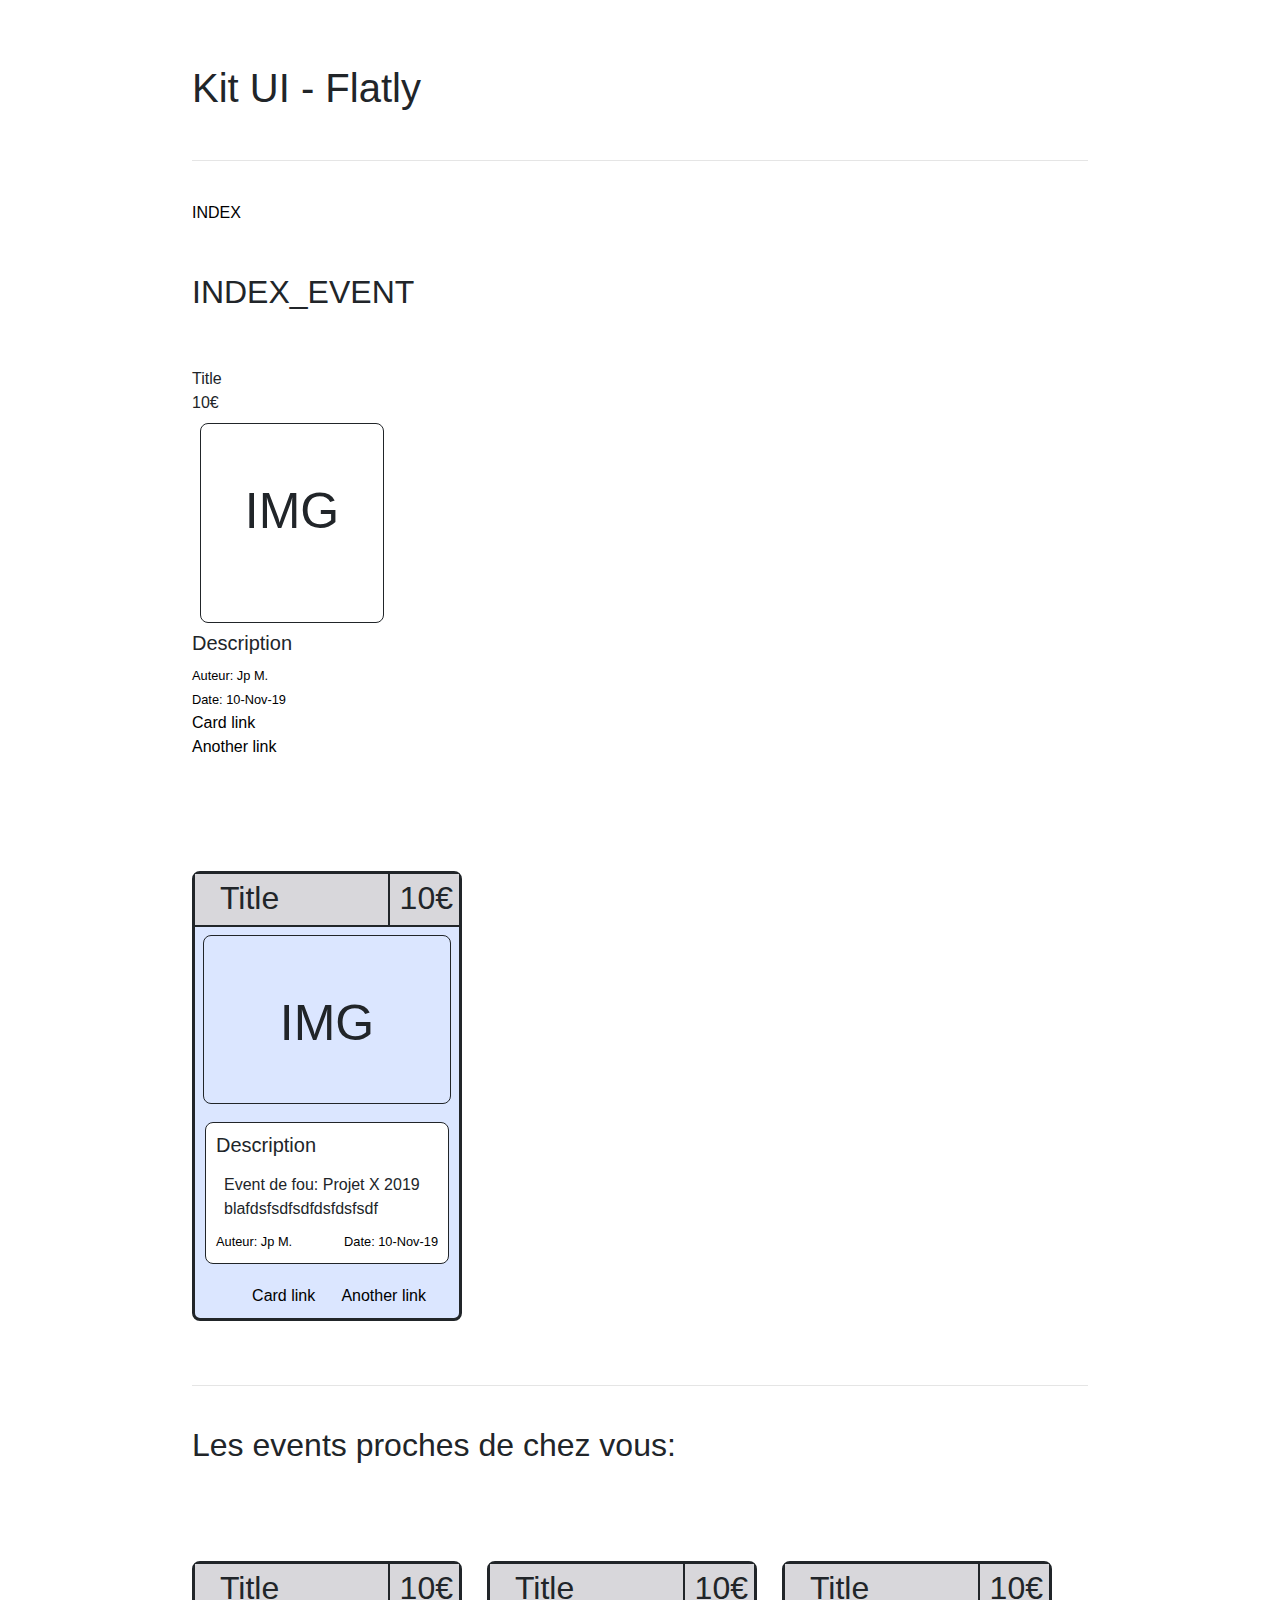
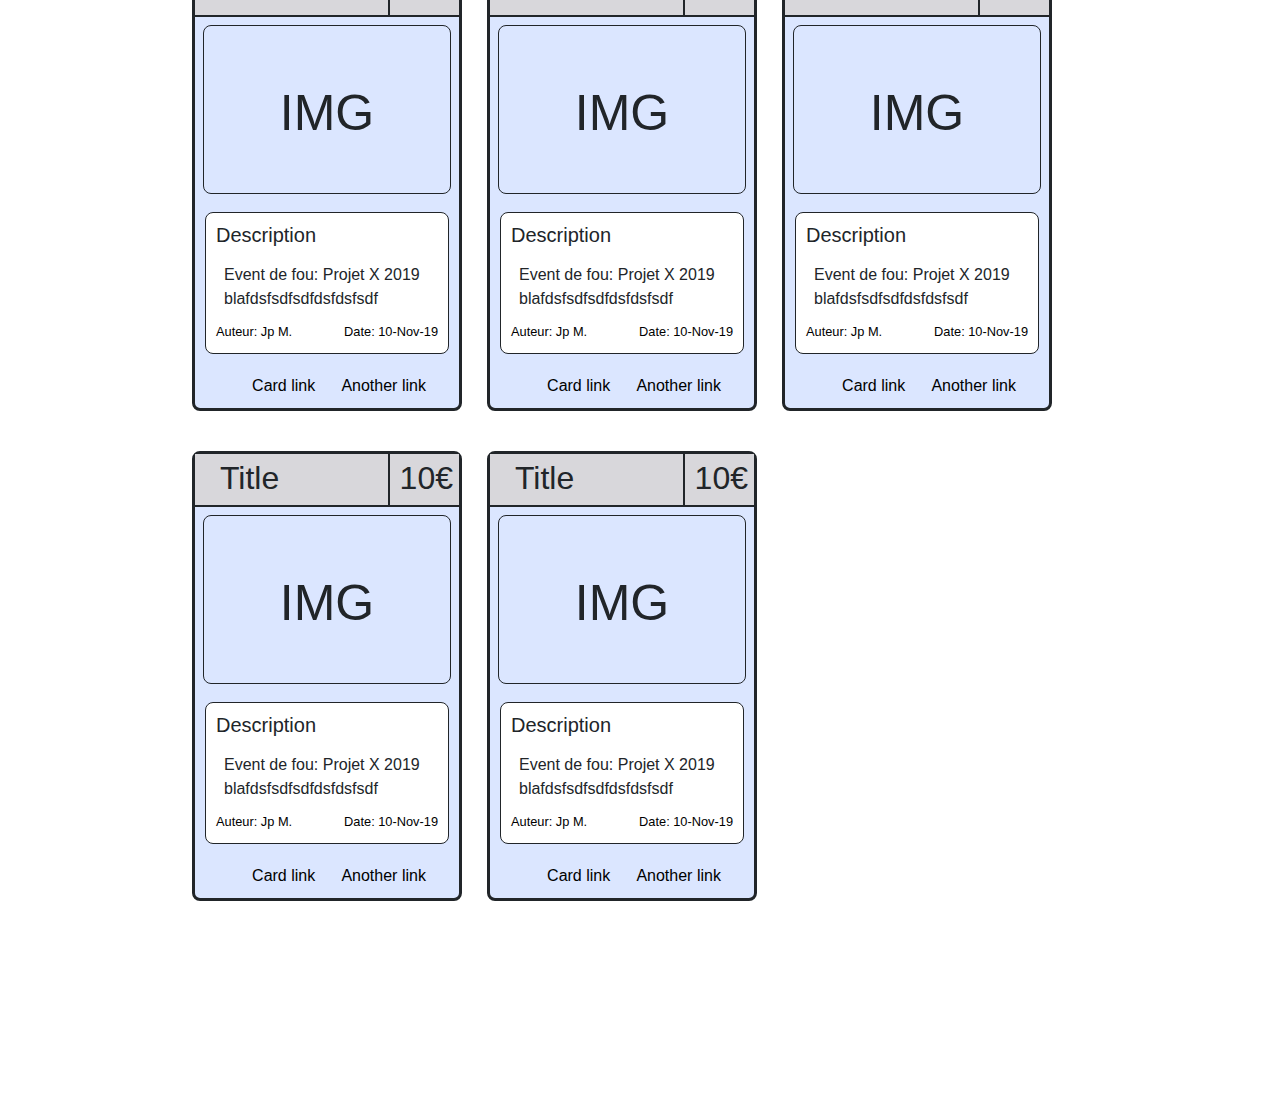
<file: index_event.html>
<!DOCTYPE html>
<html>
<head>
	<link rel="stylesheet" href="https://stackpath.bootstrapcdn.com/bootstrap/4.3.1/css/bootstrap.min.css" integrity="sha384-ggOyR0iXCbMQv3Xipma34MD+dH/1fQ784/j6cY/iJTQUOhcWr7x9JvoRxT2MZw1T" crossorigin="anonymous">
	<link rel="stylesheet" href="https://use.fontawesome.com/releases/v5.8.2/css/all.css" integrity="sha384-oS3vJWv+0UjzBfQzYUhtDYW+Pj2yciDJxpsK1OYPAYjqT085Qq/1cq5FLXAZQ7Ay" crossorigin="anonymous">
	<meta charset="utf-8" />
	<link rel="stylesheet" type="text/css" href="style.css">

	<title>UI KIT - INDEX_EVENT</title>
</head>

<header>
	<h1>Kit UI - Flatly</h1>
<br><hr><br>
</header>

<body>
	<a href="index.html">INDEX</a>

<br><br><br>
<h2>INDEX_EVENT</h2>
<br><br>
<div id="div-atome-index">
	<div> Title</div>
	<div>10€</div>

	<div id="card-img-3">
		IMG
	</div>
	<h5>Description</h5>
	<div id="div-atome-index">
	<a href="#"><small>Auteur: Jp M.</small></a>
	<a href="#"><small>Date: 10-Nov-19</small></a>
	<a href="#" >Card link</a>
	<a href="#" >Another link</a>
	<a href="#"><i id="logo-index" class="far fa-heart fa-2x"></i></a>
	</div>
</div>
<br><br>
<div id="cadre">
				<div id="card-head">
					<div id="titre-card"> Title</div>
					<div id="titre-price">10€</div>
				</div>
				<div id="card-img-3">
				IMG
				</div>
				<div id="card-description">
					<h5>Description</h5>
					<div id="card-text">Event de fou: Projet X 2019 blafdsfsdfsdfdsfdsfsdf</div>
					<div id="card-info">
						<a href="#"><small>Auteur: Jp M.</small></a>
						<a href="#"><small>Date: 10-Nov-19</small></a>
					</div>
				</div>
				<div id="card-links">
					<div id="card-links-1">
					<a href="#" >Card link</a>
					<a href="#" >Another link</a>
					</div>
					<a href="#"><i id="logo-index" class="far fa-heart fa-2x"></i></a>
				</div>
			</div>

<br><br><hr><br>

	<div>
		<h2>
			Les events proches de chez vous:
		</h2>
		<br><br>
		<div id="index-body">
			<div id="cadre">
				<div id="card-head">
					<div id="titre-card"> Title</div>
					<div id="titre-price">10€</div>
				</div>
				<div id="card-img-3">
				IMG
				</div>
				<div id="card-description">
					<h5>Description</h5>
					<div id="card-text">Event de fou: Projet X 2019 blafdsfsdfsdfdsfdsfsdf</div>
					<div id="card-info">
						<a href="#"><small>Auteur: Jp M.</small></a>
						<a href="#"><small>Date: 10-Nov-19</small></a>
					</div>
				</div>
				<div id="card-links">
					<div id="card-links-1">
					<a href="#" >Card link</a>
					<a href="#" >Another link</a>
					</div>
					<a href="#"><i id="logo-index" class="far fa-heart fa-2x"></i></a>
				</div>
			</div>
			<div id="cadre">
				<div id="card-head">
					<div id="titre-card"> Title</div>
					<div id="titre-price">10€</div>
				</div>
				<div id="card-img-3">
				IMG
				</div>
				<div id="card-description">
					<h5>Description</h5>
					<div id="card-text">Event de fou: Projet X 2019 blafdsfsdfsdfdsfdsfsdf</div>
					<div id="card-info">
						<a href="#"><small>Auteur: Jp M.</small></a>
						<a href="#"><small>Date: 10-Nov-19</small></a>
					</div>
				</div>
				<div id="card-links">
					<div id="card-links-1">
					<a href="#" >Card link</a>
					<a href="#" >Another link</a>
					</div>
					<a href="#"><i id="logo-index" class="far fa-heart fa-2x"></i></a>
				</div>
			</div>
			<div id="cadre">
				<div id="card-head">
					<div id="titre-card"> Title</div>
					<div id="titre-price">10€</div>
				</div>
				<div id="card-img-3">
				IMG
				</div>
				<div id="card-description">
					<h5>Description</h5>
					<div id="card-text">Event de fou: Projet X 2019 blafdsfsdfsdfdsfdsfsdf</div>
					<div id="card-info">
						<a href="#"><small>Auteur: Jp M.</small></a>
						<a href="#"><small>Date: 10-Nov-19</small></a>
					</div>
				</div>
				<div id="card-links">
					<div id="card-links-1">
					<a href="#" >Card link</a>
					<a href="#" >Another link</a>
					</div>
					<a href="#"><i id="logo-index" class="far fa-heart fa-2x"></i></a>
				</div>
			</div>
			<div id="cadre">
				<div id="card-head">
					<div id="titre-card"> Title</div>
					<div id="titre-price">10€</div>
				</div>
				<div id="card-img-3">
				IMG
				</div>
				<div id="card-description">
					<h5>Description</h5>
					<div id="card-text">Event de fou: Projet X 2019 blafdsfsdfsdfdsfdsfsdf</div>
					<div id="card-info">
						<a href="#"><small>Auteur: Jp M.</small></a>
						<a href="#"><small>Date: 10-Nov-19</small></a>
					</div>
				</div>
				<div id="card-links">
					<div id="card-links-1">
					<a href="#" >Card link</a>
					<a href="#" >Another link</a>
					</div>
					<a href="#"><i id="logo-index" class="far fa-heart fa-2x"></i></a>
				</div>
			</div>
			<div id="cadre">
				<div id="card-head">
					<div id="titre-card"> Title</div>
					<div id="titre-price">10€</div>
				</div>
				<div id="card-img-3">
				IMG
				</div>
				<div id="card-description">
					<h5>Description</h5>
					<div id="card-text">Event de fou: Projet X 2019 blafdsfsdfsdfdsfdsfsdf</div>
					<div id="card-info">
						<a href="#"><small>Auteur: Jp M.</small></a>
						<a href="#"><small>Date: 10-Nov-19</small></a>
					</div>
				</div>
				<div id="card-links">
					<div id="card-links-1">
					<a href="#" >Card link</a>
					<a href="#" >Another link</a>
					</div>
					<a href="#"><i id="logo-index" class="far fa-heart fa-2x"></i></a>
				</div>
			</div>
		</div>
	</div>
</body>
</html>
</file>
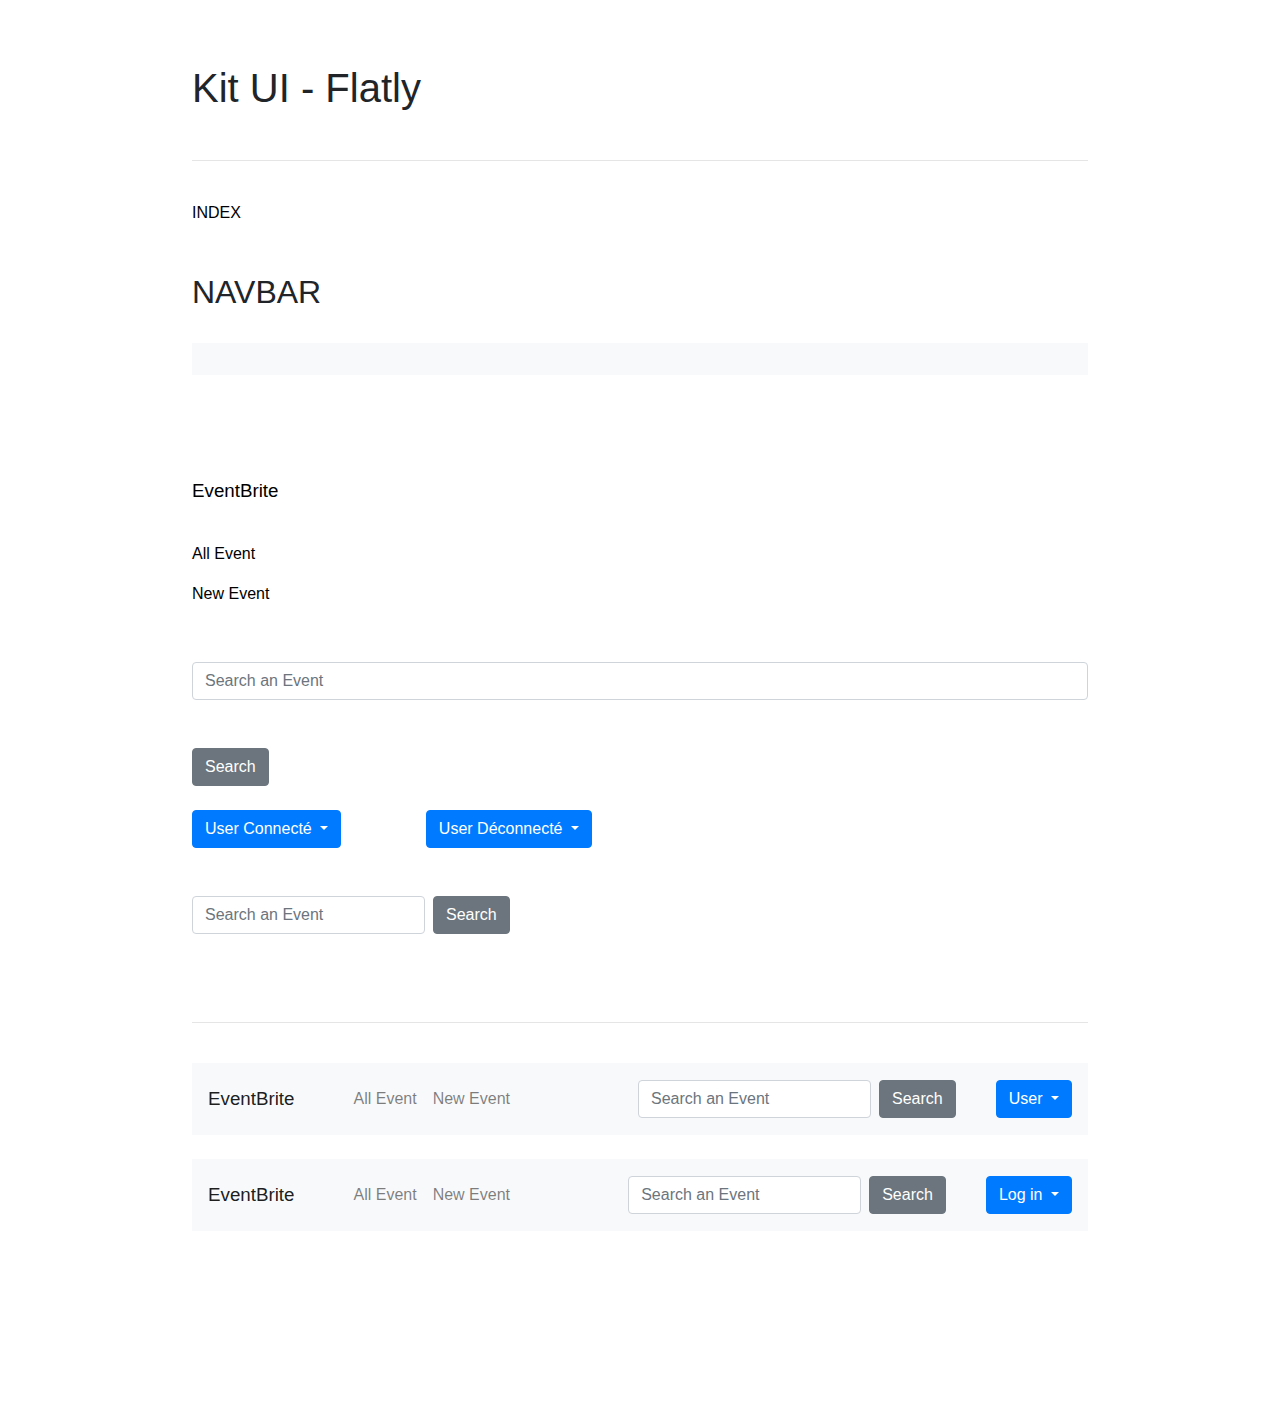
<file: navbar.html>
<!DOCTYPE html>
<html>
<head>
	<link rel="stylesheet" href="https://stackpath.bootstrapcdn.com/bootstrap/4.3.1/css/bootstrap.min.css" integrity="sha384-ggOyR0iXCbMQv3Xipma34MD+dH/1fQ784/j6cY/iJTQUOhcWr7x9JvoRxT2MZw1T" crossorigin="anonymous">
	<link rel="stylesheet" href="https://use.fontawesome.com/releases/v5.8.2/css/all.css" integrity="sha384-oS3vJWv+0UjzBfQzYUhtDYW+Pj2yciDJxpsK1OYPAYjqT085Qq/1cq5FLXAZQ7Ay" crossorigin="anonymous">
	<meta charset="utf-8" />
	<link rel="stylesheet" type="text/css" href="style.css">

	<title>UI KIT- NAVBAR</title>
</head>
<header>
	<h1>Kit UI - Flatly</h1>
<br><hr><br>
</header>
<body>

<a href="index.html">INDEX</a>

<br><br><br>
<h2>NAVBAR</h2>
<br>

<nav class="navbar navbar-expand-lg navbar-light bg-light">
	</nav>
	<br><br>

<a href="#"><i class="fas fa-home fa-2x"></i></a>
<br><br>
<a class="navbar-brand" href="#"><i class="fas fa-home"></i> EventBrite </a>
<br><br>

<ul class="navbar-nav mr-auto">
  <li class="nav-item">
    <a class="nav-link" href="#">All Event</a>
  </li>
  <li class="nav-item">
    <a class="nav-link" href="#">New Event</a>
  </li>
 
</ul>

<br><br>    
<input class="form-control mr-sm-2" type="text" placeholder="Search an Event">
<br><br>
<button class="btn btn-secondary my-2 my-sm-0" type="submit">Search</button>
<br><br>
<div id="div-button-2">
	<div class="dropdown">
  <button class="btn btn-primary dropdown-toggle " type="button" id="dropdownMenuButton" data-toggle="dropdown" aria-haspopup="true" aria-expanded="false">
User Connecté
  </button>
  <div class="dropdown-menu" aria-labelledby="dropdownMenuButton">
    <a class="dropdown-item" href="#">Profil User</a>
    <a class="dropdown-item" href="#">Home</a>
    <a class="dropdown-item" href="#">Sign out </a>
  </div>
</div>
<div class="dropdown">
  <button class="btn btn-primary dropdown-toggle " type="button" id="dropdownMenuButton" data-toggle="dropdown" aria-haspopup="true" aria-expanded="false">
User Déconnecté
  </button>
  <div class="dropdown-menu" aria-labelledby="dropdownMenuButton">
    <a class="dropdown-item" href="#">Login</a>
    <a class="dropdown-item" href="#">Sign Up</a>
  </div>
</div>
</div>
<br><br>

    <form class="form-inline my-2 my-lg-0">
      <input class="form-control mr-sm-2" type="text" placeholder="Search an Event">
      <button class="btn btn-secondary my-2 my-sm-0" type="submit">Search</button>
    </form>
<br><br><br><hr><br>

<nav class="navbar navbar-expand-lg navbar-light bg-light">
  <a class="navbar-brand" href="#"><i class="fas fa-home"></i> EventBrite </a>
  <button class="navbar-toggler" type="button" data-toggle="collapse" data-target="#navbarColor03" aria-controls="navbarColor03" aria-expanded="false" aria-label="Toggle navigation">
    <span class="navbar-toggler-icon"></span>
  </button>

  <div class="collapse navbar-collapse" id="navbarColor03">
    <ul class="navbar-nav mr-auto">
      <li class="nav-item">
        <a class="nav-link" href="#">All Event</a>
      </li>
      <li class="nav-item">
        <a class="nav-link" href="#">New Event</a>
      </li>
    </ul>
   
    <form class="form-inline my-2 my-lg-0">
      <input class="form-control mr-sm-2" type="text" placeholder="Search an Event">
      <button class="btn btn-secondary my-2 my-sm-0" type="submit">Search</button>
    </form>
     
  </div>
  <div class="dropdown" id="div-button-user">
  <button class="btn btn-primary dropdown-toggle " type="button" id="dropdownMenuButton" data-toggle="dropdown" aria-haspopup="true" aria-expanded="false">
User
  </button>
  <div class="dropdown-menu" aria-labelledby="dropdownMenuButton">
    <a class="dropdown-item" href="#">Profil User</a>
    <a class="dropdown-item" href="#">Home</a>
    <a class="dropdown-item" href="#">Sign out </a>
  </div>
</div>
</nav>
<br>
<nav class="navbar navbar-expand-lg navbar-light bg-light">
  <a class="navbar-brand" href="#"><i class="fas fa-home"></i> EventBrite </a>
  <button class="navbar-toggler" type="button" data-toggle="collapse" data-target="#navbarColor03" aria-controls="navbarColor03" aria-expanded="false" aria-label="Toggle navigation">
    <span class="navbar-toggler-icon"></span>
  </button>

  <div class="collapse navbar-collapse" id="navbarColor03">
    <ul class="navbar-nav mr-auto">
      <li class="nav-item">
        <a class="nav-link" href="#">All Event</a>
      </li>
      <li class="nav-item">
        <a class="nav-link" href="#">New Event</a>
      </li>
    </ul>
   
    <form class="form-inline my-2 my-lg-0">
      <input class="form-control mr-sm-2" type="text" placeholder="Search an Event">
      <button class="btn btn-secondary my-2 my-sm-0" type="submit">Search</button>
    </form>
     
  </div>
  <div class="dropdown" id="div-button-user">
  <button class="btn btn-primary dropdown-toggle " type="button" id="dropdownMenuButton" data-toggle="dropdown" aria-haspopup="true" aria-expanded="false">
Log in
  </button>
  <div class="dropdown-menu" aria-labelledby="dropdownMenuButton">
    <a class="dropdown-item" href="#">Login</a>
    <a class="dropdown-item" href="#">Sign up</a>
  </div>
</div>
</nav>

</body>
</html>

<script src="https://code.jquery.com/jquery-3.3.1.slim.min.js" integrity="sha384-q8i/X+965DzO0rT7abK41JStQIAqVgRVzpbzo5smXKp4YfRvH+8abtTE1Pi6jizo" crossorigin="anonymous"></script>
<script src="https://cdnjs.cloudflare.com/ajax/libs/popper.js/1.14.3/umd/popper.min.js" integrity="sha384-ZMP7rVo3mIykV+2+9J3UJ46jBk0WLaUAdn689aCwoqbBJiSnjAK/l8WvCWPIPm49" crossorigin="anonymous"></script>
<script src="https://stackpath.bootstrapcdn.com/bootstrap/4.1.3/js/bootstrap.min.js" integrity="sha384-ChfqqxuZUCnJSK3+MXmPNIyE6ZbWh2IMqE241rYiqJxyMiZ6OW/JmZQ5stwEULTy" crossorigin="anonymous"></script>
</file>
<file: style.css>
body{
margin: 5% 15% 15% 15%; 
}

#div-list{
	display: flex;
	flex-direction: column;
}

a{
	color: black;
}


/************************/
/* 	    NAVBAR        */
/************************/

#navbarColor03{
	margin-left: 35px;
}

#div-button-user{
	margin-left: 40px;
}

#div-button-2{
	display: flex;
	width: 400px;
	justify-content: space-between;
}

.navbar {
  position: relative;
  display: -webkit-box;
  display: -ms-flexbox;
  display: flex;
  -ms-flex-wrap: wrap;
      flex-wrap: wrap;
  -webkit-box-align: center;
      -ms-flex-align: center;
          align-items: center;
  -webkit-box-pack: justify;
      -ms-flex-pack: justify;
          justify-content: space-between;
  padding: 1rem 1rem;
}

.navbar > .container,
.navbar > .container-fluid {
  display: -webkit-box;
  display: -ms-flexbox;
  display: flex;
  -ms-flex-wrap: wrap;
      flex-wrap: wrap;
  -webkit-box-align: center;
      -ms-flex-align: center;
          align-items: center;
  -webkit-box-pack: justify;
      -ms-flex-pack: justify;
          justify-content: space-between;
}

.navbar-brand {
  display: inline-block;
  padding-top: 0.32421875rem;
  padding-bottom: 0.32421875rem;
  margin-right: 1rem;
  font-size: 1.171875rem;
  line-height: inherit;
  white-space: nowrap;
}

.navbar-brand:hover, .navbar-brand:focus {
  text-decoration: none;
}

.navbar-nav {
  display: -webkit-box;
  display: -ms-flexbox;
  display: flex;
  -webkit-box-orient: vertical;
  -webkit-box-direction: normal;
      -ms-flex-direction: column;
          flex-direction: column;
  padding-left: 0;
  margin-bottom: 0;
  list-style: none;
}

.navbar-nav .nav-link {
  padding-right: 0;
  padding-left: 0;
}

.navbar-nav .dropdown-menu {
  position: static;
  float: none;
}

.navbar-text {
  display: inline-block;
  padding-top: 0.5rem;
  padding-bottom: 0.5rem;
}

.navbar-collapse {
  -ms-flex-preferred-size: 100%;
      flex-basis: 100%;
  -webkit-box-flex: 1;
      -ms-flex-positive: 1;
          flex-grow: 1;
  -webkit-box-align: center;
      -ms-flex-align: center;
          align-items: center;
}

.navbar-toggler {
  padding: 0.25rem 0.75rem;
  font-size: 1.171875rem;
  line-height: 1;
  background-color: transparent;
  border: 1px solid transparent;
  border-radius: 0.25rem;
}

.navbar-toggler:hover, .navbar-toggler:focus {
  text-decoration: none;
}

.navbar-toggler-icon {
  display: inline-block;
  width: 1.5em;
  height: 1.5em;
  vertical-align: middle;
  content: "";
  background: no-repeat center center;
  background-size: 100% 100%;
}

/************************/



/************************/
/* 	    FOOTER        */
/************************/

#footer{
	background-color: #2C44A4;
	height: 170px;
}

#div-footer-right{
	display: flex;
	flex-direction: column;
	align-self: flex-end;


}
#div-footer-bot{
	margin-top: 20px;
}

/************************/



/************************/
/* 	    BANNER        */
/************************/

img{
	border-radius: 8px;
}

#carouselExampleIndicators{
	min-width: 800px;
}

#div-title-carr{
	font-size: 70px;
	font-weight: bold;
	font-family: OCR A Std, monospace;
	margin-bottom: 120px;
}

#p-1{
	position: relative;
	padding-top: 5%;
	z-index: 100;
	text-align: center;
	min-width: 800px;

}

#img-10{
	position: absolute;
	left: 0;
}

/************************/


/************************/
/* 	    FORMS        */
/************************/

#div-all-forms{
	display: flex;
	justify-content: space-between;
}

#div-sign-in{
	border-width: 1px;
	border-style: solid;
	padding: 20px;
	width: 350px;
	height: 530px;
}

#div-sign-up{
	border-width: 1px;
	border-style: solid;
	padding: 20px;
	width: 350px;
}

#logo-1{
	display: flex;
	justify-content: center;

}

#logo-2{
	display: flex;
	justify-content: center;
	font-size: x-large;
}

#pw-forgot{
	display: flex;
	justify-content: center;
	margin-top: 20px;
}

#div-password-forget{
	border-width: 1px;
	border-style: solid;
	padding: 20px;
	width: 350px;
	height: 570px;
}

#div-password-change{
	border-width: 1px;
	border-style: solid;
	padding: 20px;
	width: 350px;
	height: 600px;
}
/************************/


/************************/
/* 	    CARDS        */
/************************/

.div-card{
	display: flex;
	justify-content: space-between;
}

.div-card-1{
	display: flex;
	justify-content: space-between;
	width: 300px;
}

#card-body{
	background-color: #2C44A4;
	border-radius: 8px;
}

#card-body-1{
	border-radius: 8px;
	padding-top: 20px;
	text-align: center;
}

.card{
	border-radius: 8px;
}

#img-1{
	text-align: center;
	margin-bottom: 15px;
	margin-top: 5px;
}

.card-title{
	text-align: center;
	
}

/************************/


/************************/
/* 	    COMMENTS        */
/************************/

#div-comment{
	display: flex;
	flex-direction: column;
	border-radius: 8px;
	border-width: 1px;
	border-style: solid;
	padding: 5px;

}

#div-comment-body{
	border-radius: 8px;
	border-width: 1px;
	border-style: solid;
	margin:10px;
	background-color: #DBE6FF;
}

#div-comment-header{
	display: flex;
	justify-content: space-around;
	border-radius: 8px;
	margin: 10px 0 0 5px;
	padding: 5px;
	text-align: bottom;
	width: 300px;
	background-color: white;

	border-width: 1px;
	border-style: solid;
}

#p-name-user{
	font-size: x-large;
	margin-top: 4px;

}

#div-comment-text{
	margin: 15px 15px 0 15px ;
	padding: 5px;
	border-width: 1px;
	border-style: solid;
	background-color: white;
}


#div-comment-add{
	padding: 5px;
	justify-content: space-around;
}

#btn-comment{
	width: 30%;
	min-width: 200px;
	margin-right: 10px;	
}

#input-comment{
	margin: 0 23px 0 10px;
	border-radius: 8px;
}

#comment-date{
	margin: 0 0 5px 20px;
}

#div-row{
	display: flex;
	justify-content: space-between;
	width: 800px;
}
/************************/


/************************/
/* 	    INDEX EVENTS        */
/************************/
#div-atome-index{
	display: flex;
	flex-direction: column;
	width: 200px;
}

#index-body{
	display: flex;
	flex-wrap: wrap; 
}

#cadre{
	border-style: solid;
	height: 450px;
	width: 270px;
	border-radius: 8px;
	display: flex;
	flex-direction: column;
	background-color: #DBE6FF;
	margin: 40px 25px 0 0;

}

#card-head{
	display: flex;
	justify-content: space-between;
	background-color: #D8D7DB;
	border-bottom-width: 2px;
	border-bottom-style: solid;
}


#titre-card{
	font-size: xx-large;
	padding: 0 6px 3px 25px;
}

#titre-price{
	border-left-width: 2px;
	border-left-style: solid;
	font-size: xx-large;
	padding: 0 6px 3px 10px;

}

#card-img-3{
	height: 200px;
	border-width: 1px;
	border-style: solid;
	margin: 8px;
	border-radius: 8px;
	text-align: center;
	font-size: 50px;
	padding-top: 50px;
}

#card-description{
	height: 150px;
	padding: 10px;
	margin: 10px;
	border-width: 1px;
	border-style: solid;
	background-color: white;
	border-radius: 8px;
}
#card-text{
	padding: 8px;
}
#card-info{
	display: flex;
	justify-content: space-between;
}
#card-links{
	display: flex;
	justify-content: space-between;
	border-radius: 8px;
	align-self: flex-end;


}

#card-links-1{
	display: flex;
	justify-content: space-around;
	border-radius: 8px;
	padding: 10px;
	width: 220px;

}

#logo-index{
	padding: 5px;


}

/************************/
</file>
<file: style1.css>
/************************/
/* 	    HTML PAGE        */
/************************/
body{
margin: 5% 15% 15% 15%; 
}

div{
	padding: 3px;
}
a{
	color: black;
}
.div-main{
	display: flex;
	justify-content: space-between;
}

.div-main-li{
	display: flex;

}
.div-sub{
	display: flex;
	justify-content: space-between;
}

/************************/




/************************/
/* 	    COLORS        */
/************************/


.card-header{
	background-color: white;
}

.card-title{
	text-align: center;
	margin-top: 20%;
}


#card-1{
	background-color: #2C44A4;
}

#card-2{
	background-color: #DBE6FF;
}

#card-3{
background-color: #D8D7DB;
}

#card-4{
background-color: #777778;
}

#card-5{
background-color: #5B5B5C;
}

/************************/



/************************/
/* 	    TYPOS        */
/************************/

#div-typo{
	font-family: Optima, sans-serif; 

}

#div-typo-head{
	font-family: Andale Mono, monospace;
	width: 400px;
}

#div-typo-class{
	width: 400px;
}

#div-typo-h1{
	font-size: 50px;
	text-decoration: underline;
}

#div-typo-h2{
	font-size: 45px;
	text-decoration: underline;
}

#div-typo-h3{
	font-size: 40px;
	text-decoration: underline;
}

#div-typo-h4{
	font-size: 35px;
	text-decoration: underline;
}

#div-typo-h5{
	font-size: 30px;
	text-decoration: underline;
}

#div-typo-h6{
	font-size: 25px;
	text-decoration: underline;
}

#div-para{
	font-size: 18px;
}
#div-para-s{
	font-size: 18px;
	font-style : italic;
}

#div-para-p{
	font-size: 15px;
	font-style : italic;
	font-weight: bold;

}

#div-para-li{
	margin-right: 5px;
	width: 200px;
}


ul{
	list-style-type: square;
}
ol{
	list-style-type: upper-roman;
}

#footer{
	background-color: #2C44A4;
	height: 170px;
}
#card-body{
	background-color: #2C44A4;
	border-radius: 8px;
}
</file>
